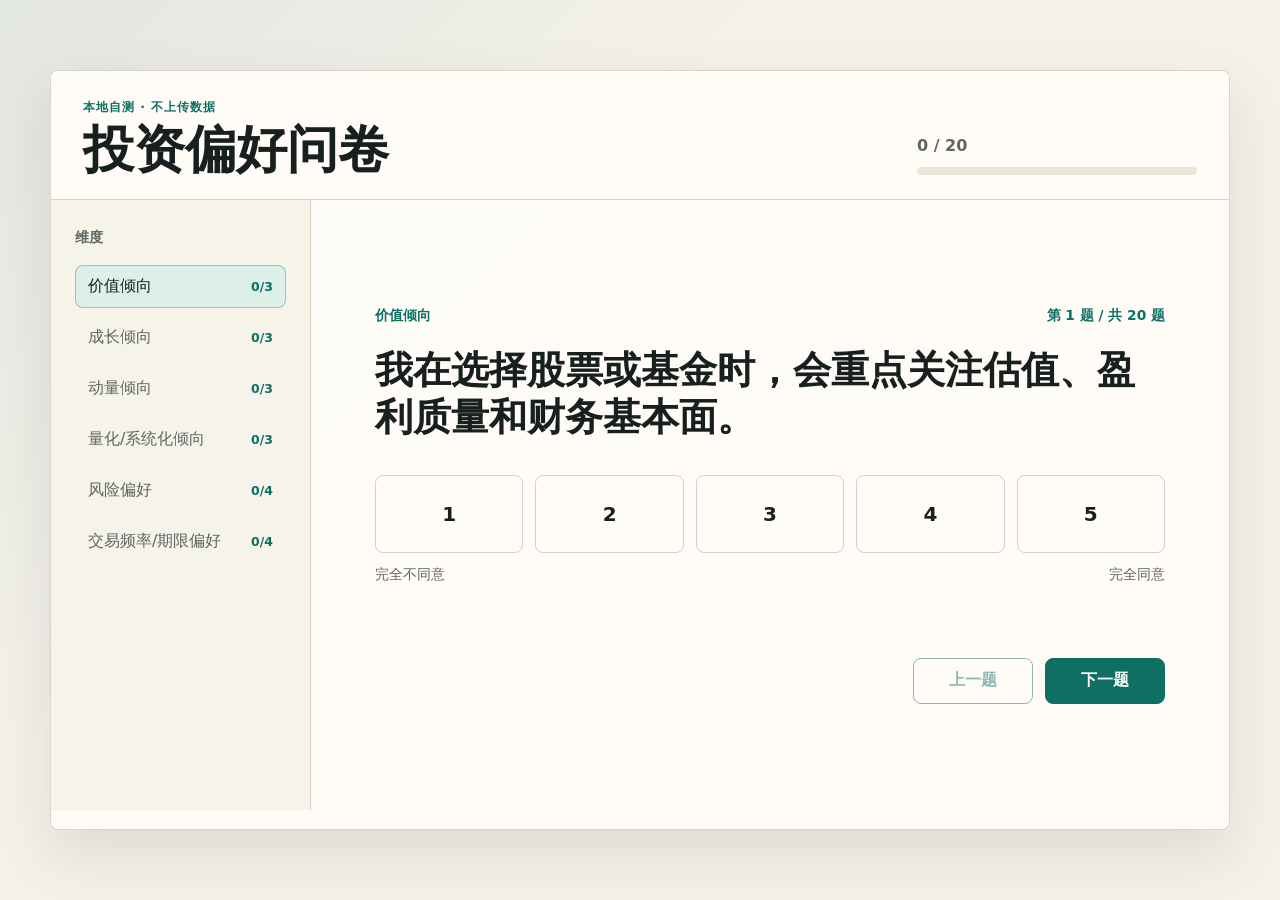
<file: index.html>
<!doctype html>
<html lang="zh-CN">
  <head>
    <meta charset="utf-8">
    <meta name="viewport" content="width=device-width, initial-scale=1">
    <title>投资偏好测试｜20 题识别价值、成长、动量与风险倾向</title>
    <meta
      name="description"
      content="免费完成 20 题投资偏好测试，在浏览器本地识别价值、成长、动量、系统化、风险与期限倾向；无需登录，不上传答卷。"
    >
    <link rel="canonical" href="https://investment-preference.pages.dev/">
    <meta name="theme-color" content="#0f6f63">
    <meta property="og:type" content="website">
    <meta property="og:locale" content="zh_CN">
    <meta property="og:title" content="投资偏好测试｜六维投资风格画像">
    <meta
      property="og:description"
      content="20 题、六个维度、本地计分。无需登录，不上传答卷。"
    >
    <meta property="og:url" content="https://investment-preference.pages.dev/">
    <meta
      property="og:image"
      content="https://investment-preference.pages.dev/assets/social-preview.png?v=1"
    >
    <meta property="og:image:width" content="1280">
    <meta property="og:image:height" content="640">
    <meta property="og:image:alt" content="投资偏好测试与真实六维结果页面预览">
    <meta name="twitter:card" content="summary_large_image">
    <meta name="twitter:title" content="投资偏好测试｜六维投资风格画像">
    <meta
      name="twitter:description"
      content="20 题识别价值、成长、动量、系统化、风险与期限倾向。"
    >
    <meta
      name="twitter:image"
      content="https://investment-preference.pages.dev/assets/social-preview.png?v=1"
    >
    <meta name="twitter:image:alt" content="投资偏好测试与真实六维结果页面预览">
    <link rel="icon" href="favicon.svg" type="image/svg+xml">
    <link rel="stylesheet" href="styles.css">
    <script type="application/ld+json">
      {
        "@context": "https://schema.org",
        "@type": "WebApplication",
        "name": "投资偏好测试",
        "alternateName": "Investment Style Questionnaire",
        "url": "https://investment-preference.pages.dev/",
        "applicationCategory": "FinanceApplication",
        "operatingSystem": "Any",
        "inLanguage": "zh-CN",
        "isAccessibleForFree": true,
        "description": "一个在浏览器本地完成计分的 20 题六维投资风格偏好测试。"
      }
    </script>
  </head>
  <body>
    <main class="app-shell">
      <section class="workspace" aria-labelledby="app-title">
        <header class="workspace__header">
          <div>
            <p class="eyebrow">本地自测 · 不上传数据</p>
            <h1 id="app-title">投资偏好问卷</h1>
          </div>
          <div class="progress-panel" aria-label="答题进度">
            <span id="progressText">0 / 20</span>
            <div class="progress-track">
              <div id="progressBar" class="progress-bar"></div>
            </div>
          </div>
        </header>

        <div class="layout">
          <aside class="dimension-list" aria-label="量表维度">
            <h2>维度</h2>
            <ul id="dimensionList"></ul>
          </aside>

          <section id="questionnaire" class="question-panel" aria-live="polite">
            <div class="question-meta">
              <span id="questionGroup"></span>
              <span id="questionIndex"></span>
            </div>
            <h2 id="questionText"></h2>

            <fieldset class="scale" aria-labelledby="questionText">
              <legend class="sr-only">请选择同意程度</legend>
              <div id="scaleOptions" class="scale-options"></div>
              <div class="scale-labels" aria-hidden="true">
                <span>完全不同意</span>
                <span>完全同意</span>
              </div>
            </fieldset>

            <p id="questionHint" class="hint" role="status"></p>

            <div class="actions">
              <button id="prevButton" class="button button--secondary" type="button">上一题</button>
              <button id="nextButton" class="button" type="button">下一题</button>
            </div>
          </section>

          <section id="resultPanel" class="result-panel hidden" aria-live="polite">
            <div class="result-heading">
              <p class="eyebrow">测评结果</p>
              <h2 id="profileTitle"></h2>
              <p id="profileSummary"></p>
            </div>

            <div id="scoreList" class="score-list"></div>

            <div class="result-copy">
              <h3>偏好解读</h3>
              <p id="profileInsight"></p>
              <h3>行动提示</h3>
              <p id="profileAdvice"></p>
              <h3>风险提示</h3>
              <p>
                本结果仅用于投资偏好自测与投资者教育，不构成任何投资建议、资产推荐或收益承诺。
                实际投资决策应结合个人财务状况、风险承受能力与专业意见。
              </p>
            </div>

            <div class="actions">
              <button id="restartButton" class="button" type="button">重新测试</button>
            </div>
          </section>
        </div>
      </section>
    </main>

    <script src="app.js"></script>
  </body>
</html>
</file>
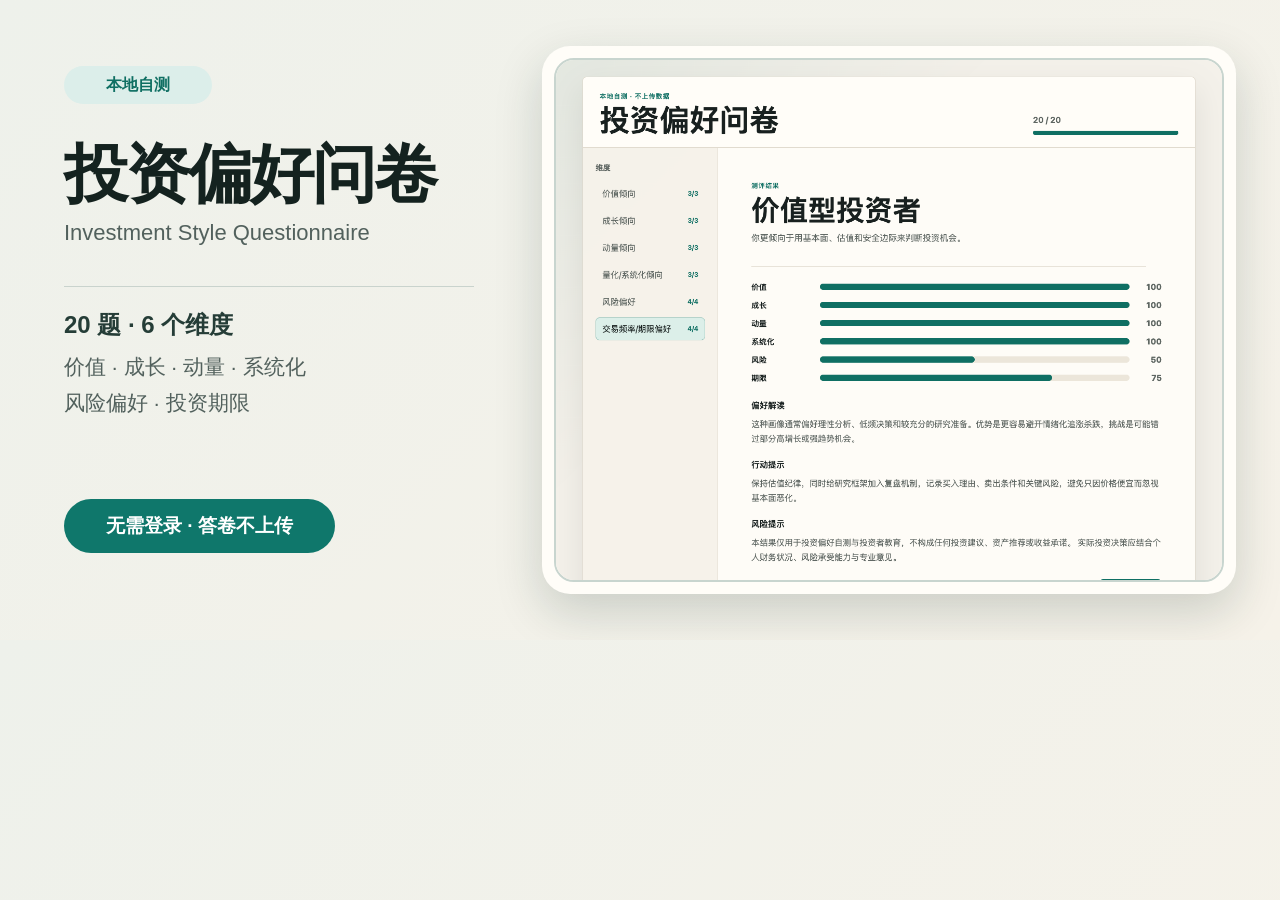
<file: assets/social-preview-source.html>
<!doctype html>
<html lang="zh-CN">
  <head>
    <meta charset="utf-8">
    <meta name="viewport" content="width=1280, initial-scale=1">
    <title>投资偏好问卷社交预览</title>
    <style>
      * { box-sizing: border-box; }
      html, body { width: 1280px; height: 640px; margin: 0; overflow: hidden; }
      body {
        background: linear-gradient(135deg, #eef1eb, #f6f2e9);
        color: #14221f;
        font-family: -apple-system, BlinkMacSystemFont, "PingFang SC", sans-serif;
      }
      main { position: relative; width: 100%; height: 100%; padding: 66px 64px; }
      .tag {
        display: inline-flex; align-items: center; justify-content: center; width: 148px; height: 38px;
        border-radius: 19px; background: #dceeea; color: #0f6f63; font-size: 16px; font-weight: 650;
      }
      h1 { margin: 32px 0 0; font-size: 64px; line-height: 1.2; letter-spacing: -2px; }
      .english { margin: 7px 0 0; color: #52615d; font-size: 22px; }
      .rule { width: 410px; height: 1px; margin: 40px 0 22px; background: #c9d3cd; }
      .dimensions { margin: 0 0 12px; color: #253d37; font-size: 24px; font-weight: 650; }
      .detail { margin: 0 0 8px; color: #52615d; font-size: 21px; }
      .privacy {
        display: inline-flex; align-items: center; justify-content: center; height: 54px; margin-top: 74px;
        padding: 0 42px; border-radius: 27px; background: #0f776b; color: white; font-size: 19px; font-weight: 650;
      }
      .screen {
        position: absolute; top: 46px; right: 44px; width: 694px; height: 548px; padding: 12px;
        overflow: hidden; border-radius: 28px; background: #fffdf8;
        box-shadow: 0 18px 48px rgba(16, 46, 41, .18);
      }
      .screen img { width: 100%; height: 100%; object-fit: cover; object-position: center; border: 2px solid #c8d5cf; border-radius: 20px; }
    </style>
  </head>
  <body>
    <main>
      <div class="tag">本地自测</div>
      <h1>投资偏好问卷</h1>
      <p class="english">Investment Style Questionnaire</p>
      <div class="rule"></div>
      <p class="dimensions">20 题 · 6 个维度</p>
      <p class="detail">价值 · 成长 · 动量 · 系统化</p>
      <p class="detail">风险偏好 · 投资期限</p>
      <div class="privacy">无需登录 · 答卷不上传</div>
      <div class="screen"><img src="investment-style-result.png" alt="真实投资偏好测试六维结果页面"></div>
    </main>
  </body>
</html>
</file>
<file: styles.css>
:root {
  color-scheme: light;
  --bg: #f4f1ea;
  --surface: #fffdf8;
  --surface-muted: #ece6da;
  --ink: #18201f;
  --ink-muted: #5e6662;
  --line: #d8d0c2;
  --accent: #0f6f63;
  --accent-strong: #09554c;
  --accent-soft: #dcefe9;
  --warning: #8d4d17;
  --shadow: 0 24px 60px rgba(25, 30, 28, 0.1);
  --radius: 8px;
}

* {
  box-sizing: border-box;
}

body {
  min-height: 100vh;
  margin: 0;
  background:
    linear-gradient(135deg, rgba(15, 111, 99, 0.08), transparent 36%),
    var(--bg);
  color: var(--ink);
  font-family:
    Inter, ui-sans-serif, system-ui, -apple-system, BlinkMacSystemFont,
    "Segoe UI", "PingFang SC", "Microsoft YaHei", sans-serif;
  letter-spacing: 0;
}

button,
input {
  font: inherit;
}

.app-shell {
  width: min(1180px, calc(100% - 32px));
  min-height: 100vh;
  margin: 0 auto;
  padding: 32px 0;
  display: grid;
  align-items: center;
}

.workspace {
  width: 100%;
  min-height: min(760px, calc(100vh - 64px));
  background: rgba(255, 253, 248, 0.92);
  border: 1px solid rgba(216, 208, 194, 0.9);
  border-radius: var(--radius);
  box-shadow: var(--shadow);
  overflow: hidden;
}

.workspace__header {
  display: flex;
  justify-content: space-between;
  gap: 24px;
  padding: 28px 32px 24px;
  border-bottom: 1px solid var(--line);
  background: rgba(255, 253, 248, 0.86);
}

.eyebrow {
  margin: 0 0 8px;
  color: var(--accent);
  font-size: 0.78rem;
  font-weight: 700;
  letter-spacing: 0.08em;
  text-transform: uppercase;
}

h1,
h2,
h3,
p {
  margin-top: 0;
}

h1 {
  margin-bottom: 0;
  font-size: clamp(2rem, 4vw, 3.75rem);
  line-height: 1;
  letter-spacing: 0;
}

.progress-panel {
  width: min(280px, 32vw);
  align-self: end;
  color: var(--ink-muted);
  font-weight: 700;
}

.progress-track {
  height: 8px;
  margin-top: 12px;
  background: var(--surface-muted);
  border-radius: 999px;
  overflow: hidden;
}

.progress-bar {
  width: 0;
  height: 100%;
  background: var(--accent);
  border-radius: inherit;
  transition: width 240ms ease;
}

.layout {
  display: grid;
  grid-template-columns: 260px minmax(0, 1fr);
  min-height: 610px;
}

.dimension-list {
  min-width: 0;
  padding: 28px 24px;
  border-right: 1px solid var(--line);
  background: rgba(236, 230, 218, 0.45);
}

.dimension-list h2 {
  margin-bottom: 18px;
  font-size: 0.9rem;
  color: var(--ink-muted);
}

.dimension-list ul {
  display: grid;
  gap: 8px;
  margin: 0;
  padding: 0;
  list-style: none;
}

.dimension-item {
  display: flex;
  justify-content: space-between;
  align-items: center;
  gap: 12px;
  min-height: 42px;
  padding: 10px 12px;
  border: 1px solid transparent;
  border-radius: var(--radius);
  color: var(--ink-muted);
  transition:
    color 180ms ease,
    border-color 180ms ease,
    background 180ms ease;
}

.dimension-item.is-active {
  color: var(--ink);
  border-color: rgba(15, 111, 99, 0.32);
  background: var(--accent-soft);
}

.dimension-item span:last-child {
  flex: 0 0 auto;
  color: var(--accent);
  font-size: 0.78rem;
  font-weight: 700;
}

.question-panel,
.result-panel {
  min-width: 0;
  padding: clamp(28px, 5vw, 64px);
}

.question-panel {
  display: flex;
  flex-direction: column;
  justify-content: center;
  animation: enter 260ms ease;
}

.question-meta {
  display: flex;
  justify-content: space-between;
  gap: 16px;
  margin-bottom: 22px;
  color: var(--accent);
  font-size: 0.86rem;
  font-weight: 700;
}

.question-panel h2 {
  max-width: 820px;
  min-height: 92px;
  margin-bottom: 34px;
  font-size: clamp(1.55rem, 3vw, 2.7rem);
  line-height: 1.22;
  letter-spacing: 0;
  overflow-wrap: anywhere;
}

.scale {
  margin: 0;
  padding: 0;
  border: 0;
}

.scale-options {
  display: grid;
  grid-template-columns: repeat(5, minmax(82px, 1fr));
  gap: 12px;
}

.scale-option {
  position: relative;
  min-width: 0;
  min-height: 78px;
}

.scale-option input {
  position: absolute;
  opacity: 0;
  pointer-events: none;
}

.scale-option span {
  display: grid;
  place-items: center;
  width: 100%;
  min-width: 0;
  min-height: 78px;
  border: 1px solid var(--line);
  border-radius: var(--radius);
  background: rgba(255, 253, 248, 0.72);
  color: var(--ink);
  font-size: 1.25rem;
  font-weight: 800;
  cursor: pointer;
  transition:
    transform 180ms ease,
    border-color 180ms ease,
    background 180ms ease,
    color 180ms ease;
}

.scale-option input:focus-visible + span {
  outline: 3px solid rgba(15, 111, 99, 0.3);
  outline-offset: 3px;
}

.scale-option input:checked + span {
  transform: translateY(-3px);
  border-color: var(--accent);
  background: var(--accent);
  color: #fff;
}

.scale-labels {
  display: flex;
  justify-content: space-between;
  margin-top: 12px;
  color: var(--ink-muted);
  font-size: 0.88rem;
}

.hint {
  min-height: 24px;
  margin: 22px 0 0;
  color: var(--warning);
  font-weight: 700;
}

.actions {
  display: flex;
  justify-content: flex-end;
  gap: 12px;
  margin-top: 28px;
}

.button {
  min-width: 120px;
  min-height: 46px;
  border: 1px solid var(--accent);
  border-radius: var(--radius);
  background: var(--accent);
  color: #fff;
  font-weight: 800;
  cursor: pointer;
  transition:
    transform 160ms ease,
    background 160ms ease,
    border-color 160ms ease,
    opacity 160ms ease;
}

.button:hover:not(:disabled) {
  transform: translateY(-1px);
  background: var(--accent-strong);
  border-color: var(--accent-strong);
}

.button:disabled {
  cursor: not-allowed;
  opacity: 0.48;
}

.button--secondary {
  background: transparent;
  color: var(--accent);
}

.button--secondary:hover:not(:disabled) {
  color: #fff;
}

.result-panel {
  animation: enter 320ms ease;
}

.result-heading {
  max-width: 760px;
  padding-bottom: 24px;
  border-bottom: 1px solid var(--line);
}

.result-heading h2 {
  margin-bottom: 12px;
  font-size: clamp(2rem, 4vw, 3.4rem);
  line-height: 1.08;
}

.result-heading p:last-child {
  color: var(--ink-muted);
  font-size: 1.03rem;
  line-height: 1.7;
}

.score-list {
  display: grid;
  gap: 14px;
  margin: 28px 0;
}

.score-row {
  display: grid;
  grid-template-columns: 118px minmax(0, 1fr) 48px;
  align-items: center;
  gap: 14px;
}

.score-row strong {
  font-size: 0.92rem;
}

.score-track {
  height: 12px;
  background: var(--surface-muted);
  border-radius: 999px;
  overflow: hidden;
}

.score-fill {
  width: 0;
  height: 100%;
  background: var(--accent);
  border-radius: inherit;
  transition: width 700ms cubic-bezier(0.22, 1, 0.36, 1);
}

.score-row span {
  color: var(--ink-muted);
  font-weight: 800;
  text-align: right;
}

.result-copy {
  max-width: 820px;
  color: var(--ink-muted);
  line-height: 1.75;
}

.result-copy h3 {
  margin: 22px 0 8px;
  color: var(--ink);
  font-size: 1rem;
}

.hidden {
  display: none;
}

.sr-only {
  position: absolute;
  width: 1px;
  height: 1px;
  padding: 0;
  margin: -1px;
  overflow: hidden;
  clip: rect(0, 0, 0, 0);
  white-space: nowrap;
  border: 0;
}

@keyframes enter {
  from {
    opacity: 0;
    transform: translateY(12px);
  }

  to {
    opacity: 1;
    transform: translateY(0);
  }
}

@media (max-width: 860px) {
  .app-shell {
    width: 100%;
    min-height: 100vh;
    padding: 0;
  }

  .workspace {
    min-height: 100vh;
    border-width: 0;
    border-radius: 0;
  }

  .workspace__header {
    flex-direction: column;
    padding: 24px 20px;
  }

  .progress-panel {
    width: 100%;
  }

  .layout {
    grid-template-columns: minmax(0, 1fr);
  }

  .dimension-list {
    border-right: 0;
    border-bottom: 1px solid var(--line);
    padding: 16px 20px;
  }

  .dimension-list ul {
    display: flex;
    gap: 8px;
    overflow-x: auto;
    padding-bottom: 4px;
  }

  .dimension-item {
    flex: 0 0 auto;
    min-width: 136px;
  }

  .question-panel,
  .result-panel {
    padding: 28px 20px 36px;
  }

  .question-panel {
    justify-content: flex-start;
  }

  .question-panel h2 {
    min-height: 112px;
    margin-bottom: 26px;
  }

  .scale-options {
    grid-template-columns: repeat(5, minmax(52px, 1fr));
    gap: 8px;
  }

  .scale-option,
  .scale-option span {
    min-height: 62px;
  }

  .actions {
    justify-content: stretch;
  }

  .button {
    flex: 1 1 0;
    min-width: 0;
    width: auto;
  }

  .score-row {
    grid-template-columns: 92px minmax(0, 1fr) 44px;
    gap: 10px;
  }
}

@media (max-width: 460px) {
  .workspace__header {
    padding: 22px 16px;
  }

  .dimension-list,
  .question-panel,
  .result-panel {
    padding-left: 16px;
    padding-right: 16px;
  }

  .scale-options {
    grid-template-columns: repeat(5, minmax(0, 1fr));
    gap: 6px;
  }

  .scale-option,
  .scale-option span {
    min-height: 56px;
  }

  .scale-labels {
    font-size: 0.78rem;
  }

  .score-row {
    grid-template-columns: 1fr 46px;
  }

  .score-row strong {
    grid-column: 1 / -1;
  }
}
</file>
